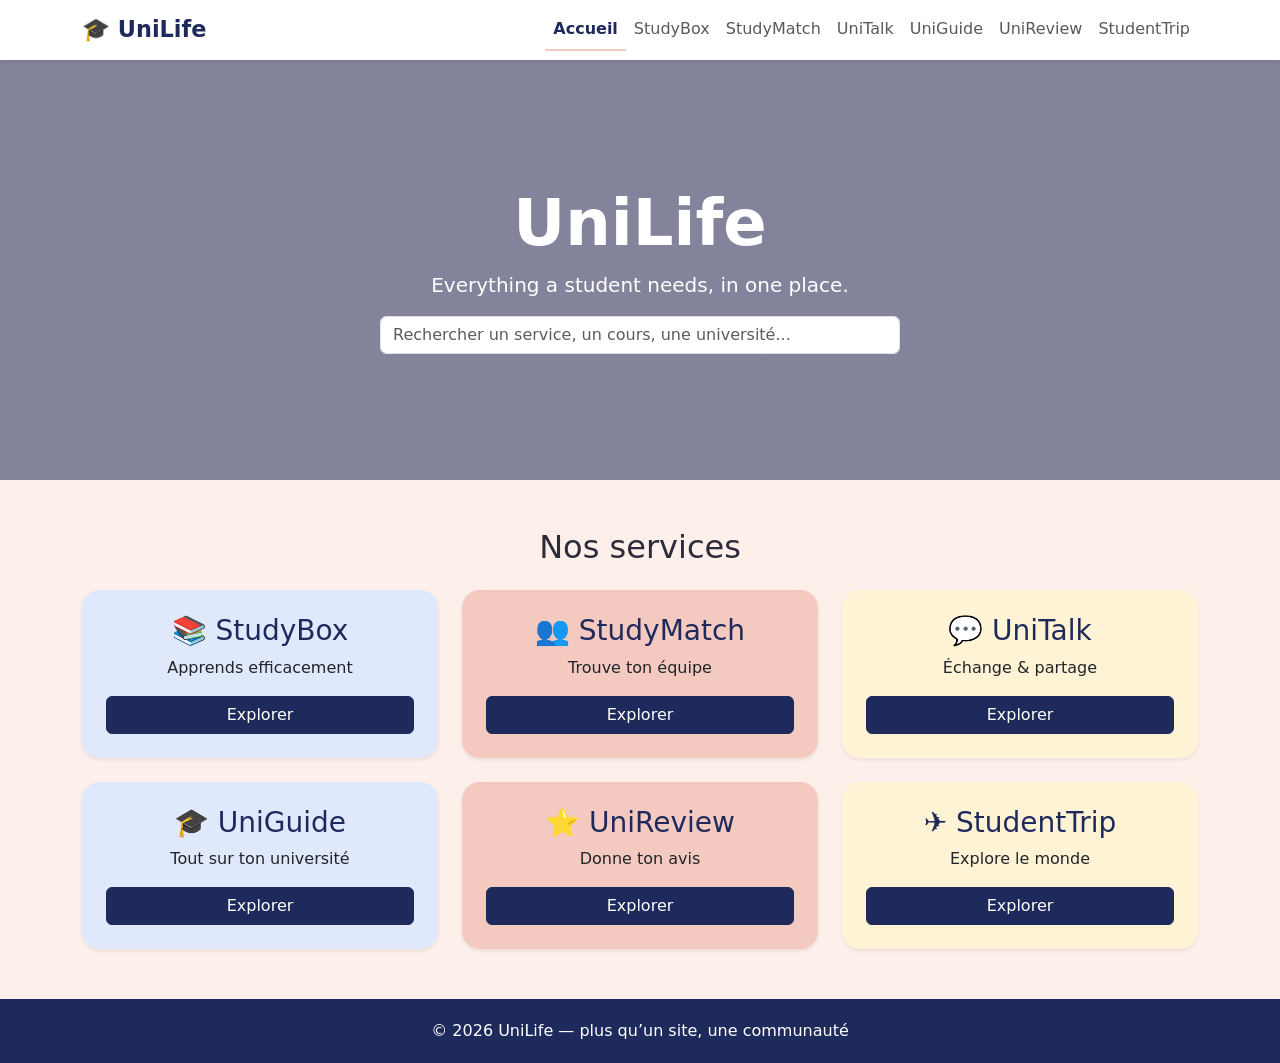
<file: index.html>
<!DOCTYPE html>
<html lang="fr"><head><meta charset="UTF-8"><meta name="viewport" content="width=device-width, initial-scale=1.0">
<title>UniLife</title>
<link href="https://cdn.jsdelivr.net/npm/bootstrap@5.3.3/dist/css/bootstrap.min.css" rel="stylesheet">
<link rel="stylesheet" href="css/style.css"></head>
<body data-page="index">
<div id="nav"></div>
<section class="hero"><div class="container"><h1 class="display-3 fw-bold">UniLife</h1>
<p class="lead">Everything a student needs, in one place.</p>
<input id="s" type="text" class="form-control mx-auto mt-3" style="max-width:520px" placeholder="Rechercher un service, un cours, une université..."></div></section>
<div class="container my-5"><h2 class="text-center mb-4">Nos services</h2><div class="row g-4" id="app"></div></div>
<footer id="foot"></footer>
<script src="https://cdn.jsdelivr.net/npm/bootstrap@5.3.3/dist/js/bootstrap.bundle.min.js"></script>
<script src="js/script.js"></script></body></html>
</file>
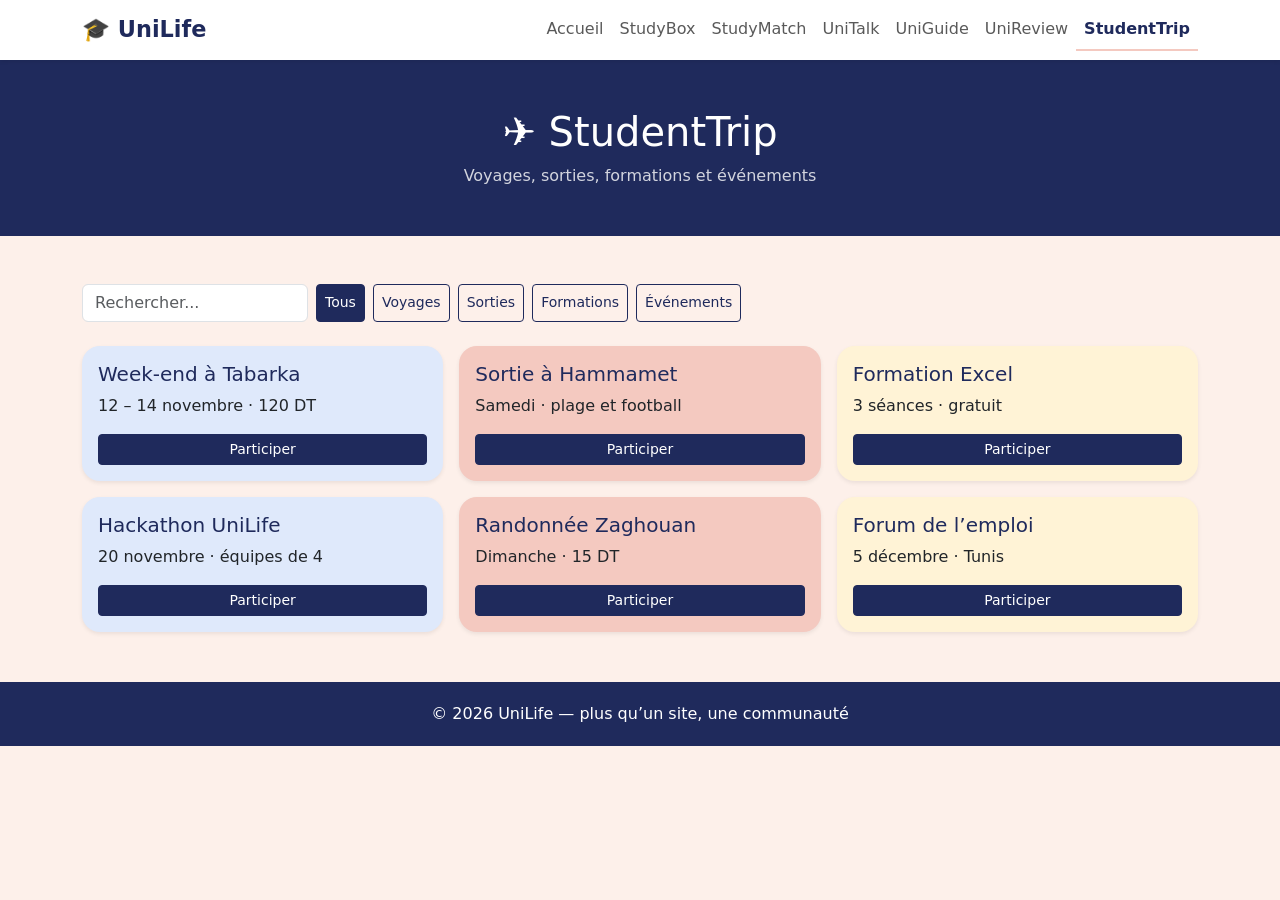
<file: studenttrip.html>
<!DOCTYPE html>
<html lang="fr"><head><meta charset="UTF-8"><meta name="viewport" content="width=device-width, initial-scale=1.0">
<title>UniLife - studenttrip</title>
<link href="https://cdn.jsdelivr.net/npm/bootstrap@5.3.3/dist/css/bootstrap.min.css" rel="stylesheet">
<link rel="stylesheet" href="css/style.css"></head>
<body data-page="studenttrip">
<div id="nav"></div><div id="head"></div>
<div class="container my-5"><div id="app"></div></div>
<footer id="foot"></footer>
<script src="https://cdn.jsdelivr.net/npm/bootstrap@5.3.3/dist/js/bootstrap.bundle.min.js"></script>
<script src="js/script.js"></script></body></html>
</file>
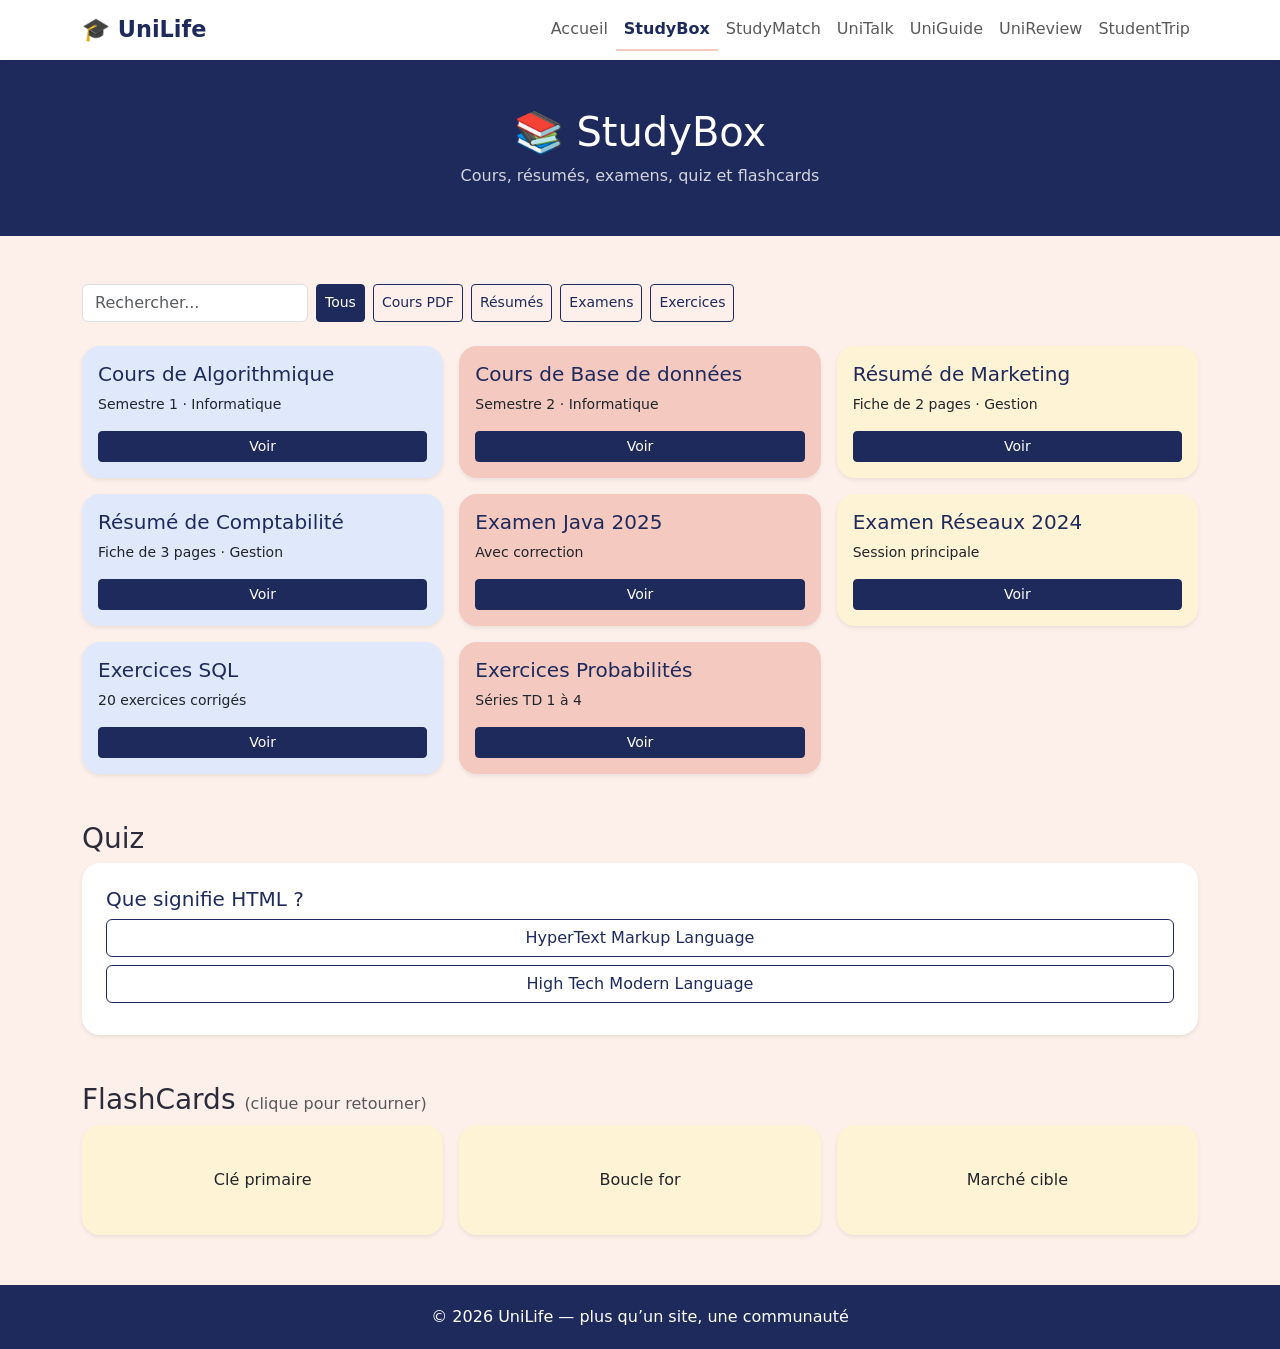
<file: studybox.html>
<!DOCTYPE html>
<html lang="fr"><head><meta charset="UTF-8"><meta name="viewport" content="width=device-width, initial-scale=1.0">
<title>UniLife - studybox</title>
<link href="https://cdn.jsdelivr.net/npm/bootstrap@5.3.3/dist/css/bootstrap.min.css" rel="stylesheet">
<link rel="stylesheet" href="css/style.css"></head>
<body data-page="studybox">
<div id="nav"></div><div id="head"></div>
<div class="container my-5"><div id="app"></div></div>
<footer id="foot"></footer>
<script src="https://cdn.jsdelivr.net/npm/bootstrap@5.3.3/dist/js/bootstrap.bundle.min.js"></script>
<script src="js/script.js"></script></body></html>
</file>
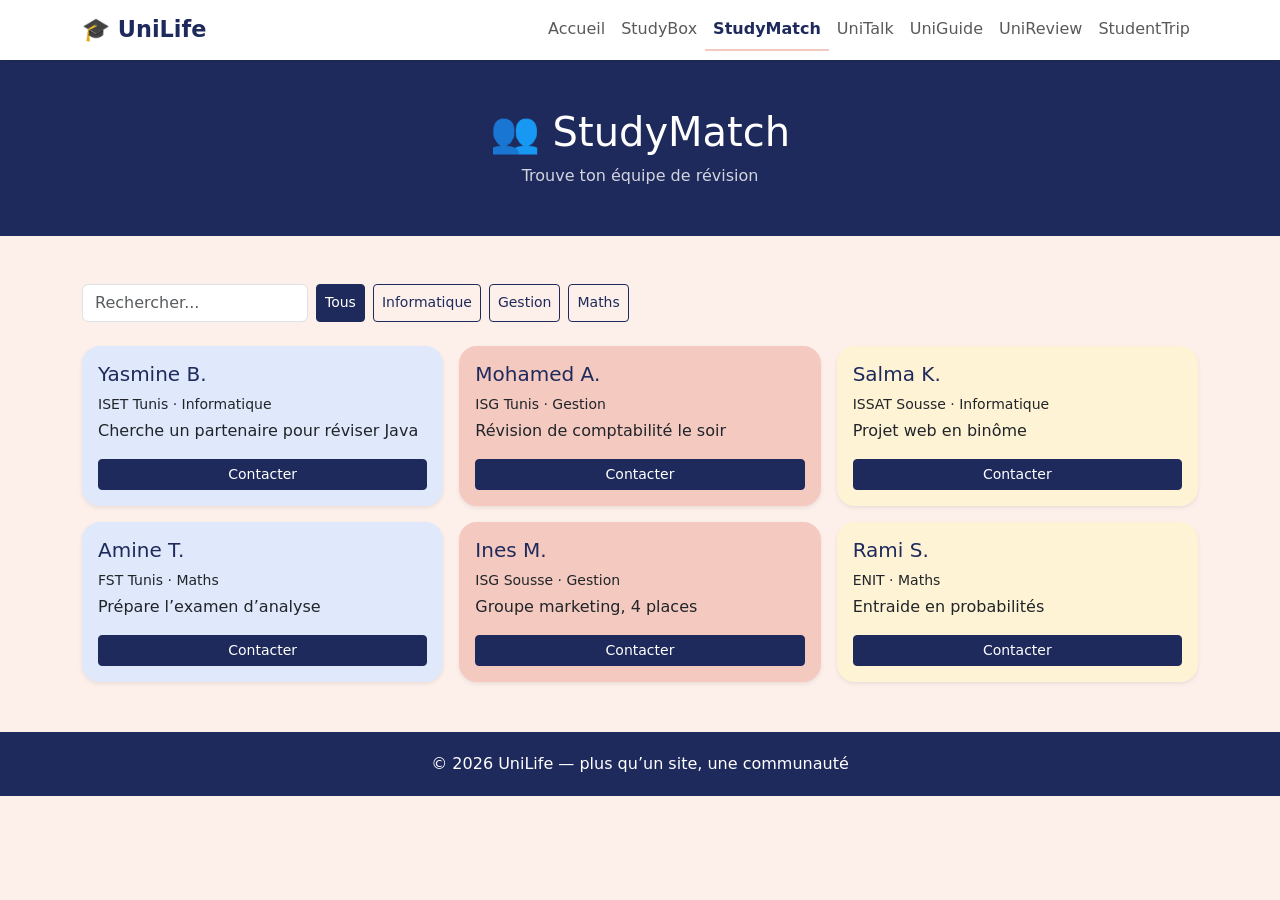
<file: studymatch.html>
<!DOCTYPE html>
<html lang="fr"><head><meta charset="UTF-8"><meta name="viewport" content="width=device-width, initial-scale=1.0">
<title>UniLife - studymatch</title>
<link href="https://cdn.jsdelivr.net/npm/bootstrap@5.3.3/dist/css/bootstrap.min.css" rel="stylesheet">
<link rel="stylesheet" href="css/style.css"></head>
<body data-page="studymatch">
<div id="nav"></div><div id="head"></div>
<div class="container my-5"><div id="app"></div></div>
<footer id="foot"></footer>
<script src="https://cdn.jsdelivr.net/npm/bootstrap@5.3.3/dist/js/bootstrap.bundle.min.js"></script>
<script src="js/script.js"></script></body></html>
</file>
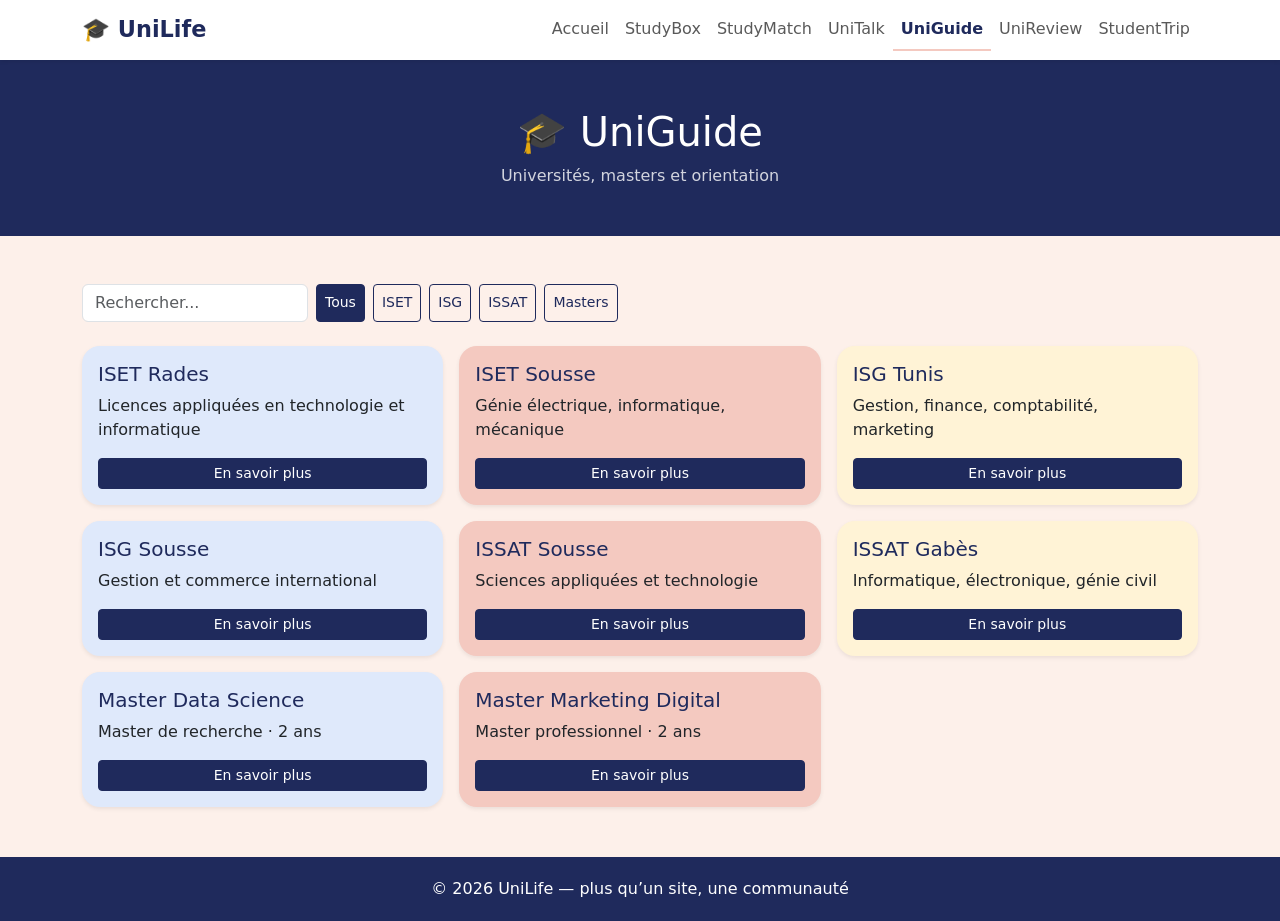
<file: uniguide.html>
<!DOCTYPE html>
<html lang="fr"><head><meta charset="UTF-8"><meta name="viewport" content="width=device-width, initial-scale=1.0">
<title>UniLife - uniguide</title>
<link href="https://cdn.jsdelivr.net/npm/bootstrap@5.3.3/dist/css/bootstrap.min.css" rel="stylesheet">
<link rel="stylesheet" href="css/style.css"></head>
<body data-page="uniguide">
<div id="nav"></div><div id="head"></div>
<div class="container my-5"><div id="app"></div></div>
<footer id="foot"></footer>
<script src="https://cdn.jsdelivr.net/npm/bootstrap@5.3.3/dist/js/bootstrap.bundle.min.js"></script>
<script src="js/script.js"></script></body></html>
</file>
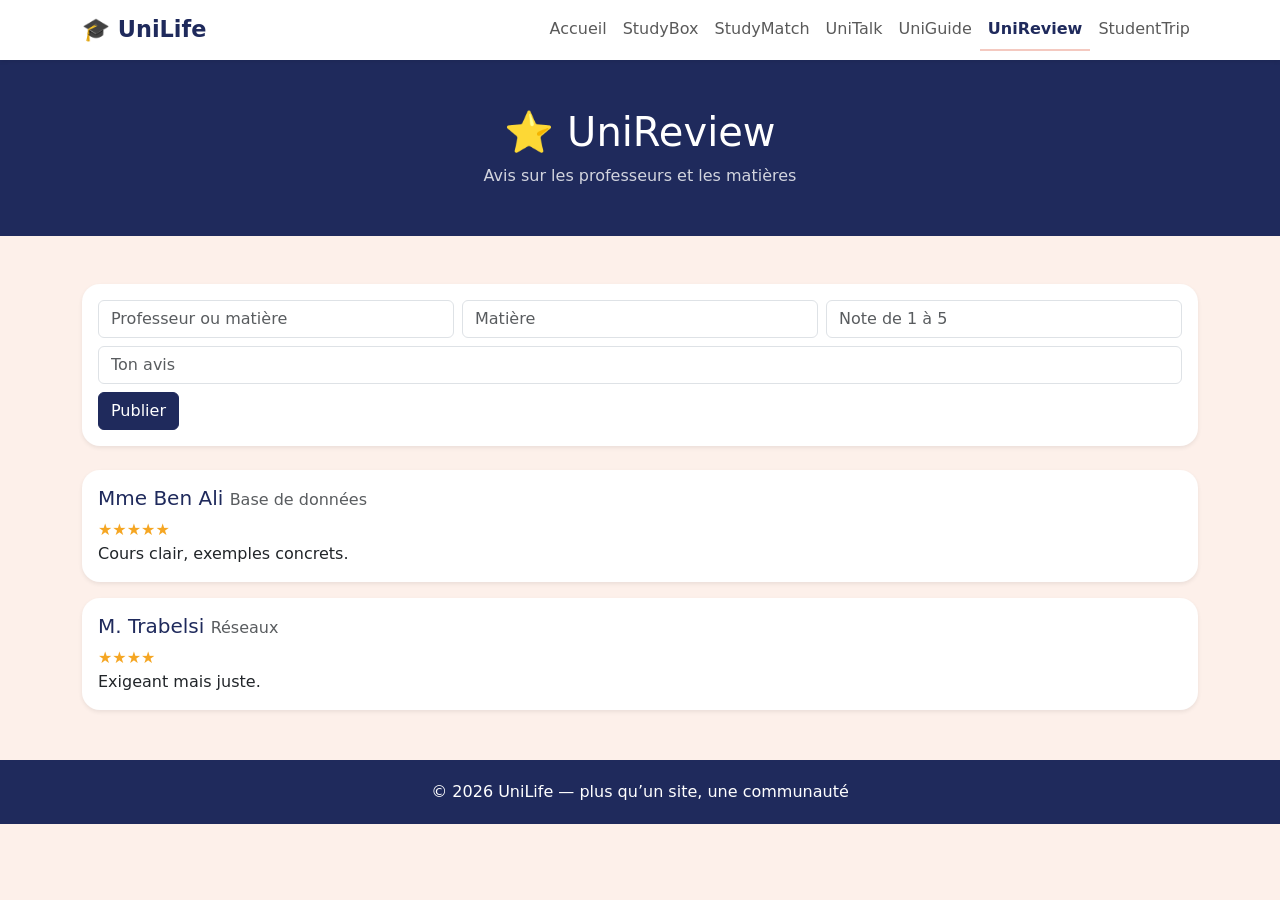
<file: unireview.html>
<!DOCTYPE html>
<html lang="fr"><head><meta charset="UTF-8"><meta name="viewport" content="width=device-width, initial-scale=1.0">
<title>UniLife - unireview</title>
<link href="https://cdn.jsdelivr.net/npm/bootstrap@5.3.3/dist/css/bootstrap.min.css" rel="stylesheet">
<link rel="stylesheet" href="css/style.css"></head>
<body data-page="unireview">
<div id="nav"></div><div id="head"></div>
<div class="container my-5"><div id="app"></div></div>
<footer id="foot"></footer>
<script src="https://cdn.jsdelivr.net/npm/bootstrap@5.3.3/dist/js/bootstrap.bundle.min.js"></script>
<script src="js/script.js"></script></body></html>
</file>
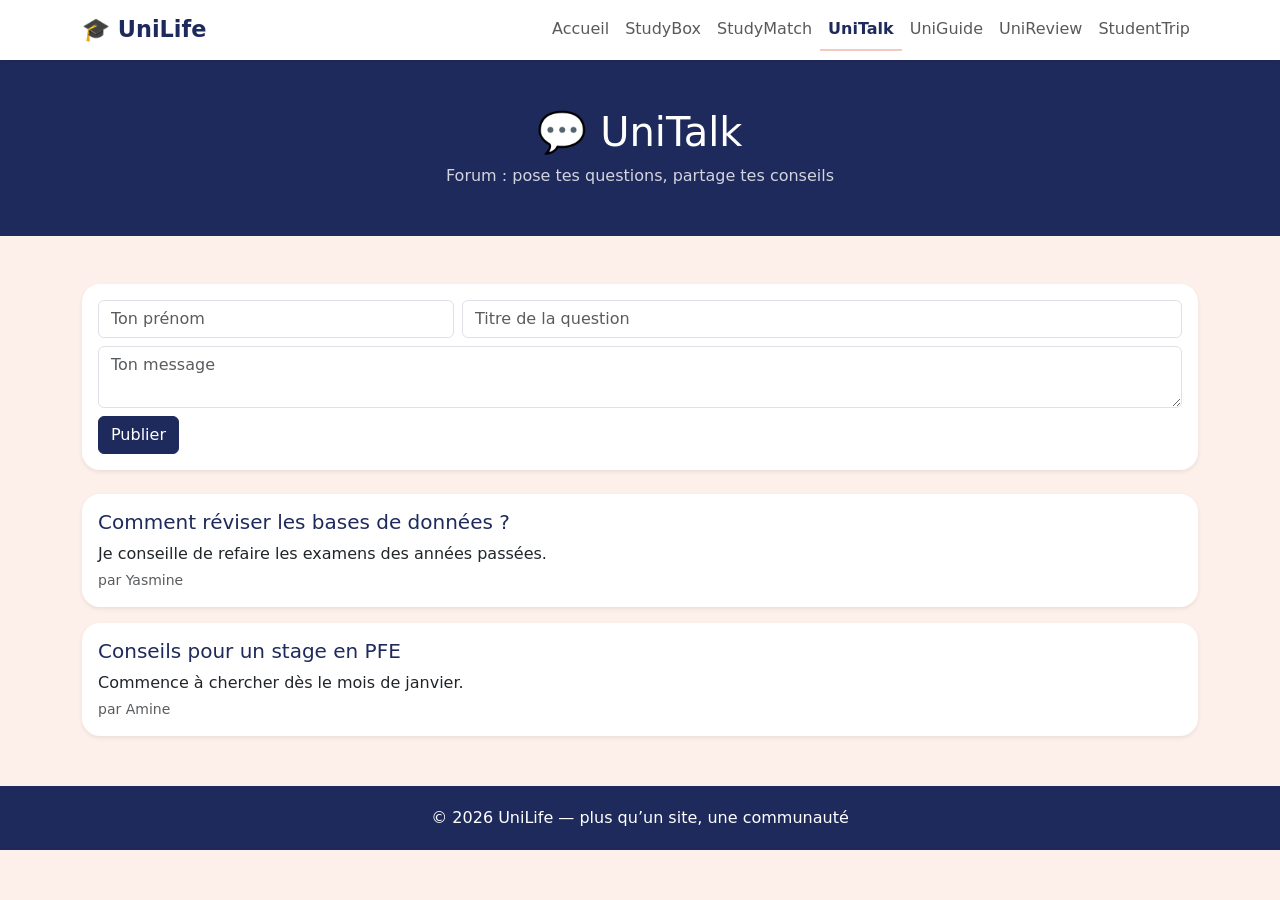
<file: unitalk.html>
<!DOCTYPE html>
<html lang="fr"><head><meta charset="UTF-8"><meta name="viewport" content="width=device-width, initial-scale=1.0">
<title>UniLife - unitalk</title>
<link href="https://cdn.jsdelivr.net/npm/bootstrap@5.3.3/dist/css/bootstrap.min.css" rel="stylesheet">
<link rel="stylesheet" href="css/style.css"></head>
<body data-page="unitalk">
<div id="nav"></div><div id="head"></div>
<div class="container my-5"><div id="app"></div></div>
<footer id="foot"></footer>
<script src="https://cdn.jsdelivr.net/npm/bootstrap@5.3.3/dist/js/bootstrap.bundle.min.js"></script>
<script src="js/script.js"></script></body></html>
</file>
<file: css/style.css>
:root{--navy:#1f2a5c;--pink:#f4c9c0;--peach:#fdf0ea;--blue:#dfe9fb;--ink:#2b2b3a}
body{background:var(--peach);color:var(--ink);font-family:"Segoe UI",system-ui,sans-serif}
.navbar-brand{color:var(--navy);font-size:1.4rem}
.nav-link.active{color:var(--navy)!important;border-bottom:2px solid var(--pink)}
.hero{background:linear-gradient(rgba(31,42,92,.55),rgba(31,42,92,.55)),url("https://images.unsplash.com/photo-1562774053-701939374585") center/cover;min-height:420px;color:#fff;display:flex;align-items:center;text-align:center}
.page-head{background:var(--navy);color:#fff;padding:48px 0;text-align:center}
.page-head p{opacity:.8;margin:0}
.service-card{border:0;border-radius:18px;transition:transform .2s}
.service-card:hover{transform:translateY(-5px)}
.service-card h3,.service-card h5{color:var(--navy)}
.tint0{background:var(--blue)}.tint1{background:var(--pink)}.tint2{background:#fff3d6}
.btn-primary{background:var(--navy);border-color:var(--navy)}
.btn-outline-primary{color:var(--navy);border-color:var(--navy)}
.btn-outline-primary:hover,.btn-outline-primary.on{background:var(--navy);color:#fff}
.flash{min-height:110px;cursor:pointer;display:flex;align-items:center;justify-content:center;text-align:center}
.stars{color:#f5a623}
footer{background:var(--navy);color:#fff;text-align:center;padding:20px;margin-top:50px}
</file>
